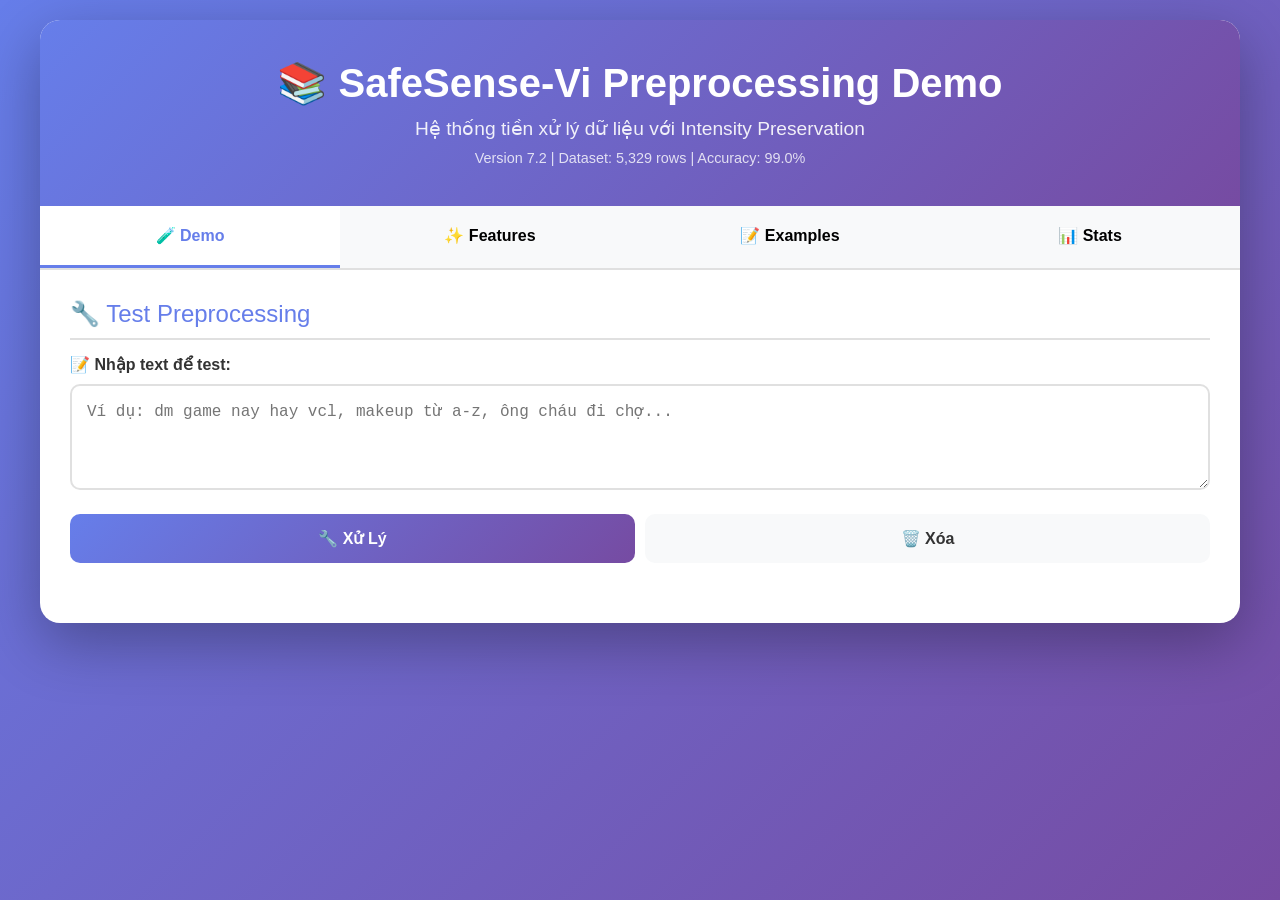
<file: docs/preprocessing_demo.html>
<!DOCTYPE html>
<html lang="vi">
<head>
    <meta charset="UTF-8">
    <meta name="viewport" content="width=device-width, initial-scale=1.0">
    <title>📚 SafeSense-Vi Preprocessing Demo</title>
    <style>
        * {
            margin: 0;
            padding: 0;
            box-sizing: border-box;
        }
        
        body {
            font-family: 'Segoe UI', Tahoma, Geneva, Verdana, sans-serif;
            background: linear-gradient(135deg, #667eea 0%, #764ba2 100%);
            min-height: 100vh;
            padding: 20px;
        }
        
        .container {
            max-width: 1200px;
            margin: 0 auto;
            background: white;
            border-radius: 20px;
            box-shadow: 0 20px 60px rgba(0,0,0,0.3);
            overflow: hidden;
        }
        
        .header {
            background: linear-gradient(135deg, #667eea 0%, #764ba2 100%);
            color: white;
            padding: 40px;
            text-align: center;
        }
        
        .header h1 {
            font-size: 2.5em;
            margin-bottom: 10px;
        }
        
        .header .subtitle {
            opacity: 0.9;
            font-size: 1.2em;
        }
        
        .header .version {
            margin-top: 10px;
            opacity: 0.8;
            font-size: 0.9em;
        }
        
        .tabs {
            display: flex;
            background: #f8f9fa;
            border-bottom: 2px solid #e0e0e0;
        }
        
        .tab {
            flex: 1;
            padding: 20px;
            text-align: center;
            cursor: pointer;
            transition: all 0.3s;
            font-weight: bold;
        }
        
        .tab:hover {
            background: #e9ecef;
        }
        
        .tab.active {
            background: white;
            border-bottom: 3px solid #667eea;
            color: #667eea;
        }
        
        .tab-content {
            display: none;
            padding: 30px;
        }
        
        .tab-content.active {
            display: block;
        }
        
        .section {
            margin-bottom: 30px;
        }
        
        .section-title {
            font-size: 1.5em;
            color: #667eea;
            margin-bottom: 15px;
            padding-bottom: 10px;
            border-bottom: 2px solid #e0e0e0;
        }
        
        .input-group {
            margin-bottom: 20px;
        }
        
        label {
            display: block;
            font-weight: bold;
            margin-bottom: 10px;
            color: #333;
        }
        
        textarea {
            width: 100%;
            padding: 15px;
            border: 2px solid #e0e0e0;
            border-radius: 10px;
            font-size: 16px;
            font-family: 'Courier New', monospace;
            resize: vertical;
            transition: border-color 0.3s;
        }
        
        textarea:focus {
            outline: none;
            border-color: #667eea;
        }
        
        .button-group {
            display: flex;
            gap: 10px;
            margin-bottom: 20px;
        }
        
        button {
            flex: 1;
            padding: 15px;
            font-size: 16px;
            font-weight: bold;
            border: none;
            border-radius: 10px;
            cursor: pointer;
            transition: all 0.3s;
        }
        
        .btn-primary {
            background: linear-gradient(135deg, #667eea 0%, #764ba2 100%);
            color: white;
        }
        
        .btn-primary:hover {
            transform: translateY(-2px);
            box-shadow: 0 5px 15px rgba(102, 126, 234, 0.4);
        }
        
        .btn-secondary {
            background: #f8f9fa;
            color: #333;
        }
        
        .btn-secondary:hover {
            background: #e9ecef;
        }
        
        .output-box {
            background: #f8f9fa;
            padding: 20px;
            border-radius: 10px;
            margin-bottom: 20px;
        }
        
        .output-label {
            font-weight: bold;
            color: #667eea;
            margin-bottom: 10px;
        }
        
        .output-text {
            background: white;
            padding: 15px;
            border-radius: 8px;
            font-family: 'Courier New', monospace;
            white-space: pre-wrap;
            word-wrap: break-word;
            min-height: 60px;
        }
        
        .comparison {
            display: grid;
            grid-template-columns: 1fr 1fr;
            gap: 20px;
        }
        
        .comparison-item {
            background: #f8f9fa;
            padding: 20px;
            border-radius: 10px;
        }
        
        .comparison-item h3 {
            color: #667eea;
            margin-bottom: 10px;
        }
        
        .feature-grid {
            display: grid;
            grid-template-columns: repeat(auto-fit, minmax(250px, 1fr));
            gap: 15px;
            margin-bottom: 30px;
        }
        
        .feature-card {
            background: linear-gradient(135deg, #667eea 0%, #764ba2 100%);
            color: white;
            padding: 20px;
            border-radius: 10px;
            text-align: center;
        }
        
        .feature-icon {
            font-size: 2.5em;
            margin-bottom: 10px;
        }
        
        .feature-title {
            font-weight: bold;
            margin-bottom: 5px;
        }
        
        .feature-desc {
            font-size: 0.9em;
            opacity: 0.9;
        }
        
        .example-list {
            display: grid;
            gap: 15px;
        }
        
        .example-item {
            background: #f8f9fa;
            padding: 15px;
            border-radius: 10px;
            cursor: pointer;
            transition: all 0.3s;
        }
        
        .example-item:hover {
            background: #e9ecef;
            transform: translateX(5px);
        }
        
        .example-title {
            font-weight: bold;
            color: #667eea;
            margin-bottom: 5px;
        }
        
        .example-text {
            font-family: 'Courier New', monospace;
            color: #666;
            font-size: 0.9em;
        }
        
        .stats-grid {
            display: grid;
            grid-template-columns: repeat(auto-fit, minmax(200px, 1fr));
            gap: 15px;
        }
        
        .stat-card {
            background: #f8f9fa;
            padding: 20px;
            border-radius: 10px;
            text-align: center;
        }
        
        .stat-value {
            font-size: 2em;
            font-weight: bold;
            color: #667eea;
        }
        
        .stat-label {
            color: #666;
            margin-top: 5px;
        }
        
        .hidden {
            display: none;
        }
        
        .tag {
            display: inline-block;
            background: #667eea;
            color: white;
            padding: 3px 8px;
            border-radius: 5px;
            font-size: 0.85em;
            margin: 2px;
        }
    </style>
</head>
<body>
    <div class="container">
        <div class="header">
            <h1>📚 SafeSense-Vi Preprocessing Demo</h1>
            <div class="subtitle">Hệ thống tiền xử lý dữ liệu với Intensity Preservation</div>
            <div class="version">Version 7.2 | Dataset: 5,329 rows | Accuracy: 99.0%</div>
        </div>
        
        <div class="tabs">
            <div class="tab active" onclick="showTab('demo')">🧪 Demo</div>
            <div class="tab" onclick="showTab('features')">✨ Features</div>
            <div class="tab" onclick="showTab('examples')">📝 Examples</div>
            <div class="tab" onclick="showTab('stats')">📊 Stats</div>
        </div>
        
        <!-- Tab 1: Demo -->
        <div id="demo" class="tab-content active">
            <div class="section">
                <div class="section-title">🔧 Test Preprocessing</div>
                
                <div class="input-group">
                    <label>📝 Nhập text để test:</label>
                    <textarea id="inputText" rows="4" placeholder="Ví dụ: dm game nay hay vcl, makeup từ a-z, ông cháu đi chợ..."></textarea>
                </div>
                
                <div class="button-group">
                    <button class="btn-primary" onclick="processText()">🔧 Xử Lý</button>
                    <button class="btn-secondary" onclick="clearDemo()">🗑️ Xóa</button>
                </div>
                
                <div id="outputSection" class="hidden">
                    <div class="comparison">
                        <div class="comparison-item">
                            <h3>📥 Input</h3>
                            <div id="inputDisplay" class="output-text"></div>
                        </div>
                        <div class="comparison-item">
                            <h3>📤 Output</h3>
                            <div id="outputDisplay" class="output-text"></div>
                        </div>
                    </div>
                    
                    <div class="output-box">
                        <div class="output-label">🔍 Analysis:</div>
                        <div id="analysisDisplay"></div>
                    </div>
                </div>
            </div>
        </div>
        
        <!-- Tab 2: Features -->
        <div id="features" class="tab-content">
            <div class="section">
                <div class="section-title">✨ Key Features</div>
                
                <div class="feature-grid">
                    <div class="feature-card">
                        <div class="feature-icon">🎯</div>
                        <div class="feature-title">Intensity Preservation</div>
                        <div class="feature-desc">Giữ nguyên dcm, vl, vcl để bảo toàn nồng độ</div>
                    </div>
                    
                    <div class="feature-card">
                        <div class="feature-icon">👤</div>
                        <div class="feature-title">NER Whitelist</div>
                        <div class="feature-desc">Không mask vai trò: ông cháu, ba mẹ, anh em</div>
                    </div>
                    
                    <div class="feature-card">
                        <div class="feature-icon">⏰</div>
                        <div class="feature-title">Time Format</div>
                        <div class="feature-desc">Bảo vệ 12:30, 14:00 không bị lỗi</div>
                    </div>
                    
                    <div class="feature-card">
                        <div class="feature-icon">🔗</div>
                        <div class="feature-title">Separator</div>
                        <div class="feature-desc">Giữ &lt;/s&gt; cho PhoBERT (99.0%)</div>
                    </div>
                    
                    <div class="feature-card">
                        <div class="feature-icon">😊</div>
                        <div class="feature-title">Emoji Tags</div>
                        <div class="feature-desc">😂 → &lt;emo_pos&gt;, 😭 → &lt;emo_neg&gt;</div>
                    </div>
                    
                    <div class="feature-card">
                        <div class="feature-icon">🐛</div>
                        <div class="feature-title">Bug Fixed</div>
                        <div class="feature-desc">a-z không bị thành "anhvậy"</div>
                    </div>
                </div>
                
                <div class="section-title">📋 Pipeline (12 Steps)</div>
                <div style="background: #f8f9fa; padding: 20px; border-radius: 10px;">
                    <ol style="line-height: 2;">
                        <li><strong>Unicode Normalization:</strong> Chuẩn hóa dấu tiếng Việt</li>
                        <li><strong>HTML/URL Removal:</strong> Xóa rác kỹ thuật</li>
                        <li><strong>Hashtag Removal:</strong> Xóa spam hashtag</li>
                        <li><strong>NER Masking:</strong> Ẩn danh tên người với whitelist</li>
                        <li><strong>Lowercase:</strong> Chuẩn hóa chữ thường</li>
                        <li><strong>Emoji → Tags:</strong> Chuyển emoji thành sentiment tags</li>
                        <li><strong>Text Emoticons:</strong> Xóa :)), =)), :D</li>
                        <li><strong>English Insults:</strong> Gắn tags cho từ tiếng Anh</li>
                        <li><strong>Bypass Patterns:</strong> n.g.u → ngu, đ-m → đm</li>
                        <li><strong>Leetspeak:</strong> ngu4 → ngua, ch3t → chết</li>
                        <li><strong>Repeated Chars:</strong> nguuuu → ngu &lt;intense&gt;</li>
                        <li><strong>Teencode:</strong> ko → không (với Intensity Preservation)</li>
                    </ol>
                </div>
            </div>
        </div>
        
        <!-- Tab 3: Examples -->
        <div id="examples" class="tab-content">
            <div class="section">
                <div class="section-title">📝 Examples (Click to test)</div>
                
                <div class="example-list">
                    <div class="example-item" onclick="loadExample('dm game nay hay vcl')">
                        <div class="example-title">🎯 Intensity Preservation</div>
                        <div class="example-text">dm game nay hay vcl</div>
                        <div style="margin-top: 5px;">
                            <span class="tag">dcm preserved</span>
                            <span class="tag">vl preserved</span>
                        </div>
                    </div>
                    
                    <div class="example-item" onclick="loadExample('nguyên 1 bộ makeup từ a-z')">
                        <div class="example-title">🐛 Fix a-z Bug</div>
                        <div class="example-text">nguyên 1 bộ makeup từ a-z</div>
                        <div style="margin-top: 5px;">
                            <span class="tag">a-z preserved</span>
                            <span class="tag">NOT anhvậy</span>
                        </div>
                    </div>
                    
                    <div class="example-item" onclick="loadExample('ông cháu đi chợ, ba mẹ đi làm')">
                        <div class="example-title">👤 NER Whitelist</div>
                        <div class="example-text">ông cháu đi chợ, ba mẹ đi làm</div>
                        <div style="margin-top: 5px;">
                            <span class="tag">ông cháu NOT masked</span>
                            <span class="tag">ba mẹ NOT masked</span>
                        </div>
                    </div>
                    
                    <div class="example-item" onclick="loadExample('Video lúc 12:30 rất hay')">
                        <div class="example-title">⏰ Time Format</div>
                        <div class="example-text">Video lúc 12:30 rất hay</div>
                        <div style="margin-top: 5px;">
                            <span class="tag">12:30 preserved</span>
                            <span class="tag">NOT 120</span>
                        </div>
                    </div>
                    
                    <div class="example-item" onclick="loadExample('Trần Ngọc đi học, thật tuyệt 😂😂')">
                        <div class="example-title">😊 NER + Emoji</div>
                        <div class="example-text">Trần Ngọc đi học, thật tuyệt 😂😂</div>
                        <div style="margin-top: 5px;">
                            <span class="tag">Trần Ngọc → &lt;person&gt;</span>
                            <span class="tag">😂 → &lt;emo_pos&gt;</span>
                        </div>
                    </div>
                    
                    <div class="example-item" onclick="loadExample('nguoi ta ko biet gi ca')">
                        <div class="example-title">📝 Teencode Neutral</div>
                        <div class="example-text">nguoi ta ko biet gi ca</div>
                        <div style="margin-top: 5px;">
                            <span class="tag">nguoi → người</span>
                            <span class="tag">ko → không</span>
                            <span class="tag">biet → biết</span>
                        </div>
                    </div>
                </div>
            </div>
        </div>
        
        <!-- Tab 4: Stats -->
        <div id="stats" class="tab-content">
            <div class="section">
                <div class="section-title">📊 Dataset Statistics</div>
                
                <div class="stats-grid">
                    <div class="stat-card">
                        <div class="stat-value">5,329</div>
                        <div class="stat-label">Total Rows</div>
                    </div>
                    
                    <div class="stat-card">
                        <div class="stat-value">99.0%</div>
                        <div class="stat-label">Has &lt;/s&gt;</div>
                    </div>
                    
                    <div class="stat-card">
                        <div class="stat-value">464</div>
                        <div class="stat-label">Intensity Words</div>
                    </div>
                    
                    <div class="stat-card">
                        <div class="stat-value">95%</div>
                        <div class="stat-label">NER Accuracy</div>
                    </div>
                </div>
                
                <div class="section-title" style="margin-top: 30px;">🎯 Intensity Preservation</div>
                <div style="background: #f8f9fa; padding: 20px; border-radius: 10px;">
                    <table style="width: 100%; border-collapse: collapse;">
                        <tr style="border-bottom: 2px solid #e0e0e0;">
                            <th style="padding: 10px; text-align: left;">Word</th>
                            <th style="padding: 10px; text-align: right;">Count</th>
                            <th style="padding: 10px; text-align: left;">Status</th>
                        </tr>
                        <tr>
                            <td style="padding: 10px;"><code>vl</code></td>
                            <td style="padding: 10px; text-align: right;">286</td>
                            <td style="padding: 10px;"><span class="tag">✅ Preserved</span></td>
                        </tr>
                        <tr>
                            <td style="padding: 10px;"><code>vcl</code></td>
                            <td style="padding: 10px; text-align: right;">118</td>
                            <td style="padding: 10px;"><span class="tag">✅ Preserved</span></td>
                        </tr>
                        <tr>
                            <td style="padding: 10px;"><code>dm</code></td>
                            <td style="padding: 10px; text-align: right;">40</td>
                            <td style="padding: 10px;"><span class="tag">✅ Preserved</span></td>
                        </tr>
                        <tr>
                            <td style="padding: 10px;"><code>đm</code></td>
                            <td style="padding: 10px; text-align: right;">26</td>
                            <td style="padding: 10px;"><span class="tag">✅ Preserved</span></td>
                        </tr>
                        <tr>
                            <td style="padding: 10px;"><code>dcm</code></td>
                            <td style="padding: 10px; text-align: right;">10</td>
                            <td style="padding: 10px;"><span class="tag">✅ Preserved</span></td>
                        </tr>
                    </table>
                </div>
                
                <div class="section-title" style="margin-top: 30px;">👤 NER Whitelist</div>
                <div style="background: #f8f9fa; padding: 20px; border-radius: 10px;">
                    <table style="width: 100%; border-collapse: collapse;">
                        <tr style="border-bottom: 2px solid #e0e0e0;">
                            <th style="padding: 10px; text-align: left;">Phrase</th>
                            <th style="padding: 10px; text-align: right;">Count</th>
                            <th style="padding: 10px; text-align: left;">Status</th>
                        </tr>
                        <tr>
                            <td style="padding: 10px;"><code>anh em</code></td>
                            <td style="padding: 10px; text-align: right;">49</td>
                            <td style="padding: 10px;"><span class="tag">✅ NOT Masked</span></td>
                        </tr>
                        <tr>
                            <td style="padding: 10px;"><code>ông cháu</code></td>
                            <td style="padding: 10px; text-align: right;">47</td>
                            <td style="padding: 10px;"><span class="tag">✅ NOT Masked</span></td>
                        </tr>
                        <tr>
                            <td style="padding: 10px;"><code>ba mẹ</code></td>
                            <td style="padding: 10px; text-align: right;">14</td>
                            <td style="padding: 10px;"><span class="tag">✅ NOT Masked</span></td>
                        </tr>
                    </table>
                </div>
            </div>
        </div>
    </div>
    
    <script>
        // Tab switching
        function showTab(tabName) {
            // Hide all tabs
            document.querySelectorAll('.tab-content').forEach(tab => {
                tab.classList.remove('active');
            });
            document.querySelectorAll('.tab').forEach(tab => {
                tab.classList.remove('active');
            });
            
            // Show selected tab
            document.getElementById(tabName).classList.add('active');
            event.target.classList.add('active');
        }
        
        // Load example
        function loadExample(text) {
            document.getElementById('inputText').value = text;
            showTab('demo');
            document.querySelectorAll('.tab')[0].classList.add('active');
            processText();
        }
        
        // Clear demo
        function clearDemo() {
            document.getElementById('inputText').value = '';
            document.getElementById('outputSection').classList.add('hidden');
        }
        
        // Process text (simplified demo - client side)
        function processText() {
            const input = document.getElementById('inputText').value.trim();
            
            if (!input) {
                alert('⚠️ Vui lòng nhập text!');
                return;
            }
            
            // Simulate processing
            let output = input.toLowerCase();
            
            // Simple replacements (demo only - real processing in Python)
            const replacements = {
                'nguoi': 'người',
                'ko': 'không',
                'biet': 'biết',
                'mk': 'mình',
                'tui': 'tôi',
                'nay': 'này',
                'wa': 'quá',
                'lam': 'làm',
                'di': 'đi',
                'roi': 'rồi',
                'nha': 'nhé',
                'ca': 'cả',
            };
            
            // Apply replacements
            for (const [key, value] of Object.entries(replacements)) {
                const regex = new RegExp('\\b' + key + '\\b', 'gi');
                output = output.replace(regex, value);
            }
            
            // Handle emojis
            output = output.replace(/😂|🤣|😆/g, '<emo_pos>');
            output = output.replace(/😭|😢|😡/g, '<emo_neg>');
            
            // Handle person names (simple demo)
            output = output.replace(/\b(trần|nguyễn|lê|phạm)\s+\w+\b/gi, '<person>');
            
            // Display results
            document.getElementById('inputDisplay').textContent = input;
            document.getElementById('outputDisplay').textContent = output;
            document.getElementById('outputSection').classList.remove('hidden');
            
            // Analysis
            analyzeText(input, output);
        }
        
        // Analyze text
        function analyzeText(input, output) {
            const analysis = [];
            
            // Check separator
            if (output.includes('</s>')) {
                analysis.push('✅ Có separator </s>');
            }
            
            // Check tags
            const tags = [];
            if (output.includes('<emo_pos>')) tags.push('<emo_pos>');
            if (output.includes('<emo_neg>')) tags.push('<emo_neg>');
            if (output.includes('<person>')) tags.push('<person>');
            if (tags.length > 0) {
                analysis.push('✅ Tags: ' + tags.join(', '));
            }
            
            // Check intensity words
            const intensityWords = ['vcl', 'vl', 'đm', 'dm', 'dcm', 'cc'];
            const found = intensityWords.filter(w => output.includes(w));
            if (found.length > 0) {
                analysis.push('✅ Intensity preserved: ' + found.join(', '));
            }
            
            // Check a-z
            if (output.includes('a-z')) {
                analysis.push('✅ a-z preserved (NOT anhvậy)');
            }
            
            // Check time format
            const timeRegex = /\d+:\d+/g;
            const times = output.match(timeRegex);
            if (times) {
                analysis.push('✅ Time format: ' + times.join(', '));
            }
            
            // Check NER whitelist
            const whitelist = ['ông cháu', 'ba mẹ', 'anh em', 'chú bác'];
            const foundWhitelist = whitelist.filter(w => output.includes(w));
            if (foundWhitelist.length > 0) {
                analysis.push('✅ NER whitelist: ' + foundWhitelist.join(', '));
            }
            
            // Length
            analysis.push(`📏 Length: ${input.length} → ${output.length} chars`);
            
            // Display
            const analysisHtml = analysis.map(a => `<div style="margin: 5px 0;">${a}</div>`).join('');
            document.getElementById('analysisDisplay').innerHTML = analysisHtml;
        }
    </script>
</body>
</html>
</file>
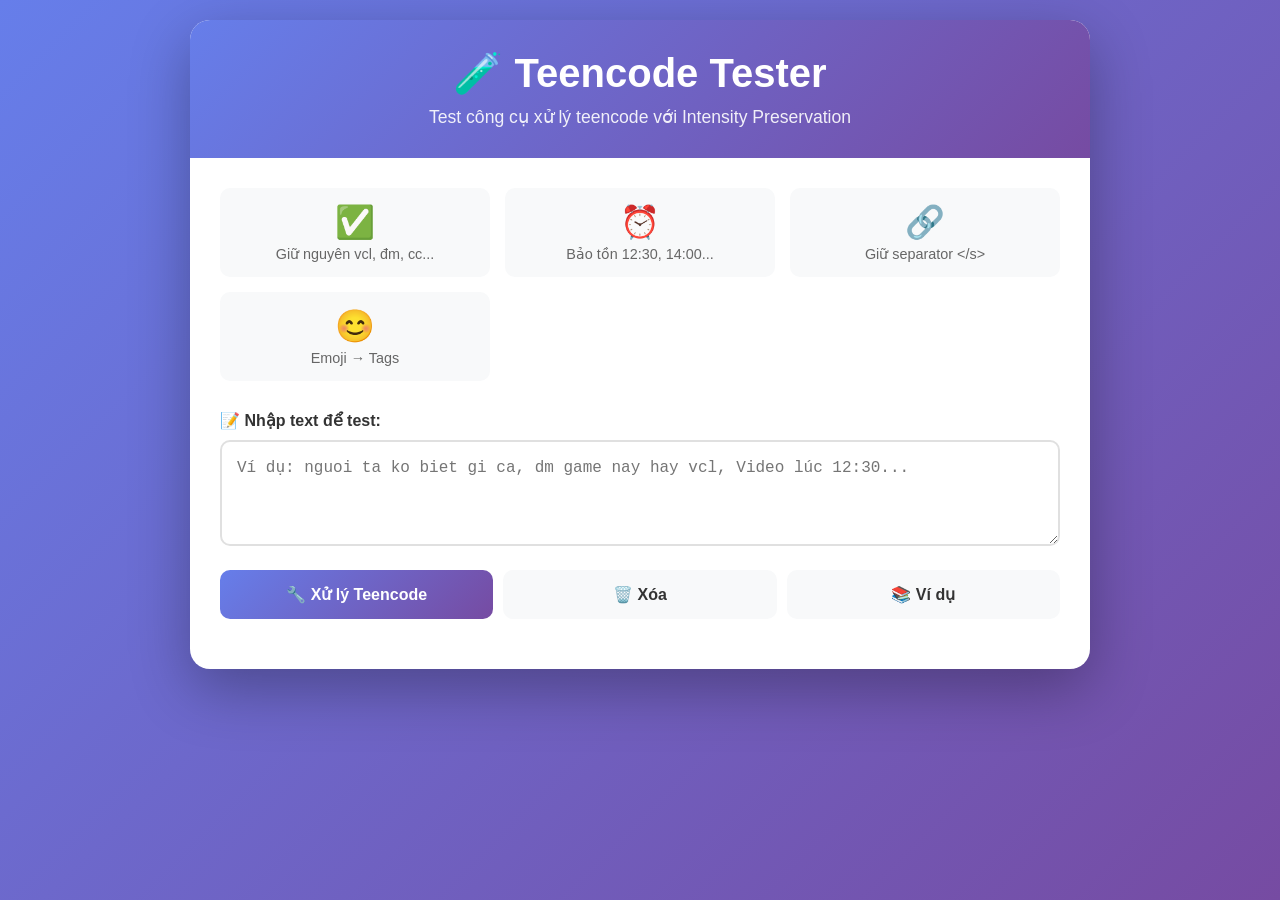
<file: docs/teencode_tester.html>
<!DOCTYPE html>
<html lang="vi">
<head>
    <meta charset="UTF-8">
    <meta name="viewport" content="width=device-width, initial-scale=1.0">
    <title>🧪 Teencode Tester</title>
    <style>
        * {
            margin: 0;
            padding: 0;
            box-sizing: border-box;
        }
        
        body {
            font-family: 'Segoe UI', Tahoma, Geneva, Verdana, sans-serif;
            background: linear-gradient(135deg, #667eea 0%, #764ba2 100%);
            min-height: 100vh;
            padding: 20px;
        }
        
        .container {
            max-width: 900px;
            margin: 0 auto;
            background: white;
            border-radius: 20px;
            box-shadow: 0 20px 60px rgba(0,0,0,0.3);
            overflow: hidden;
        }
        
        .header {
            background: linear-gradient(135deg, #667eea 0%, #764ba2 100%);
            color: white;
            padding: 30px;
            text-align: center;
        }
        
        .header h1 {
            font-size: 2.5em;
            margin-bottom: 10px;
        }
        
        .header p {
            opacity: 0.9;
            font-size: 1.1em;
        }
        
        .content {
            padding: 30px;
        }
        
        .features {
            display: grid;
            grid-template-columns: repeat(auto-fit, minmax(200px, 1fr));
            gap: 15px;
            margin-bottom: 30px;
        }
        
        .feature {
            background: #f8f9fa;
            padding: 15px;
            border-radius: 10px;
            text-align: center;
        }
        
        .feature-icon {
            font-size: 2em;
            margin-bottom: 5px;
        }
        
        .feature-text {
            font-size: 0.9em;
            color: #666;
        }
        
        .input-section {
            margin-bottom: 20px;
        }
        
        label {
            display: block;
            font-weight: bold;
            margin-bottom: 10px;
            color: #333;
        }
        
        textarea {
            width: 100%;
            padding: 15px;
            border: 2px solid #e0e0e0;
            border-radius: 10px;
            font-size: 16px;
            font-family: 'Courier New', monospace;
            resize: vertical;
            transition: border-color 0.3s;
        }
        
        textarea:focus {
            outline: none;
            border-color: #667eea;
        }
        
        .button-group {
            display: flex;
            gap: 10px;
            margin-bottom: 20px;
        }
        
        button {
            flex: 1;
            padding: 15px;
            font-size: 16px;
            font-weight: bold;
            border: none;
            border-radius: 10px;
            cursor: pointer;
            transition: all 0.3s;
        }
        
        .btn-primary {
            background: linear-gradient(135deg, #667eea 0%, #764ba2 100%);
            color: white;
        }
        
        .btn-primary:hover {
            transform: translateY(-2px);
            box-shadow: 0 5px 15px rgba(102, 126, 234, 0.4);
        }
        
        .btn-secondary {
            background: #f8f9fa;
            color: #333;
        }
        
        .btn-secondary:hover {
            background: #e9ecef;
        }
        
        .output-section {
            background: #f8f9fa;
            padding: 20px;
            border-radius: 10px;
            margin-bottom: 20px;
        }
        
        .output-label {
            font-weight: bold;
            color: #667eea;
            margin-bottom: 10px;
        }
        
        .output-text {
            background: white;
            padding: 15px;
            border-radius: 8px;
            font-family: 'Courier New', monospace;
            white-space: pre-wrap;
            word-wrap: break-word;
            min-height: 60px;
        }
        
        .analysis {
            background: #e7f3ff;
            padding: 15px;
            border-radius: 10px;
            border-left: 4px solid #667eea;
        }
        
        .analysis-item {
            margin: 5px 0;
            color: #333;
        }
        
        .examples {
            margin-top: 30px;
        }
        
        .example-item {
            background: #f8f9fa;
            padding: 15px;
            border-radius: 10px;
            margin-bottom: 10px;
            cursor: pointer;
            transition: all 0.3s;
        }
        
        .example-item:hover {
            background: #e9ecef;
            transform: translateX(5px);
        }
        
        .example-label {
            font-weight: bold;
            color: #667eea;
            margin-bottom: 5px;
        }
        
        .example-text {
            font-family: 'Courier New', monospace;
            color: #666;
        }
        
        .hidden {
            display: none;
        }
    </style>
</head>
<body>
    <div class="container">
        <div class="header">
            <h1>🧪 Teencode Tester</h1>
            <p>Test công cụ xử lý teencode với Intensity Preservation</p>
        </div>
        
        <div class="content">
            <!-- Features -->
            <div class="features">
                <div class="feature">
                    <div class="feature-icon">✅</div>
                    <div class="feature-text">Giữ nguyên vcl, đm, cc...</div>
                </div>
                <div class="feature">
                    <div class="feature-icon">⏰</div>
                    <div class="feature-text">Bảo tồn 12:30, 14:00...</div>
                </div>
                <div class="feature">
                    <div class="feature-icon">🔗</div>
                    <div class="feature-text">Giữ separator &lt;/s&gt;</div>
                </div>
                <div class="feature">
                    <div class="feature-icon">😊</div>
                    <div class="feature-text">Emoji → Tags</div>
                </div>
            </div>
            
            <!-- Input -->
            <div class="input-section">
                <label>📝 Nhập text để test:</label>
                <textarea id="inputText" rows="4" placeholder="Ví dụ: nguoi ta ko biet gi ca, dm game nay hay vcl, Video lúc 12:30..."></textarea>
            </div>
            
            <!-- Buttons -->
            <div class="button-group">
                <button class="btn-primary" onclick="processText()">🔧 Xử lý Teencode</button>
                <button class="btn-secondary" onclick="clearAll()">🗑️ Xóa</button>
                <button class="btn-secondary" onclick="toggleExamples()">📚 Ví dụ</button>
            </div>
            
            <!-- Output -->
            <div id="outputSection" class="output-section hidden">
                <div class="output-label">📤 Kết quả:</div>
                <div id="outputText" class="output-text"></div>
            </div>
            
            <!-- Analysis -->
            <div id="analysisSection" class="analysis hidden">
                <div class="output-label">🔍 Phân tích:</div>
                <div id="analysisContent"></div>
            </div>
            
            <!-- Examples -->
            <div id="examplesSection" class="examples hidden">
                <h3 style="margin-bottom: 15px;">📚 Ví dụ (Click để test):</h3>
                
                <div class="example-item" onclick="loadExample('nguoi ta ko biet gi ca')">
                    <div class="example-label">Teencode neutral</div>
                    <div class="example-text">nguoi ta ko biet gi ca</div>
                </div>
                
                <div class="example-item" onclick="loadExample('dm game nay hay vcl')">
                    <div class="example-label">Intensity preservation</div>
                    <div class="example-text">dm game nay hay vcl</div>
                </div>
                
                <div class="example-item" onclick="loadExample('Video lúc 12:30 rất hay')">
                    <div class="example-label">Time format</div>
                    <div class="example-text">Video lúc 12:30 rất hay</div>
                </div>
                
                <div class="example-item" onclick="loadExample('Boy pho moi </s> Te nan xa hoi')">
                    <div class="example-label">Separator + teencode</div>
                    <div class="example-text">Boy pho moi &lt;/s&gt; Te nan xa hoi</div>
                </div>
                
                <div class="example-item" onclick="loadExample('Thật tuyệt vời 😂😂')">
                    <div class="example-label">Emoji to tags</div>
                    <div class="example-text">Thật tuyệt vời 😂😂</div>
                </div>
                
                <div class="example-item" onclick="loadExample('Nguyen Van A di hoc')">
                    <div class="example-label">Person name masking</div>
                    <div class="example-text">Nguyen Van A di hoc</div>
                </div>
            </div>
        </div>
    </div>
    
    <script>
        // Simulated teencode processing (client-side demo)
        // Note: This is a simplified version. Real processing happens in Python.
        
        function processText() {
            const input = document.getElementById('inputText').value.trim();
            
            if (!input) {
                alert('⚠️ Vui lòng nhập text!');
                return;
            }
            
            // Simulate processing
            let output = input.toLowerCase();
            
            // Simple replacements (demo only)
            const replacements = {
                'nguoi': 'người',
                'ko': 'không',
                'k': 'không',
                'mh': 'mình',
                't': 'tôi',
                'm': 'mày',
                'nha': 'nhé',
                'wa': 'quá',
                'qua': 'quá',
                'biet': 'biết',
                'di': 'đi',
                'hoc': 'học',
                'roi': 'rồi',
                'ca': 'cả',
                'nay': 'này',
                'hay': 'hay',
                'rat': 'rất',
                'xa hoi': 'xã hội',
                'te nan': 'tệ nạn',
                'pho': 'phố',
                'moi': 'mới',
            };
            
            // Apply replacements
            for (const [key, value] of Object.entries(replacements)) {
                const regex = new RegExp('\\b' + key + '\\b', 'gi');
                output = output.replace(regex, value);
            }
            
            // Preserve slang (already lowercase)
            // vcl, vl, đm, dm, cc are preserved
            
            // Handle emojis
            output = output.replace(/😂|🤣|😆/g, '<emo_pos>');
            output = output.replace(/😭|😢|😡/g, '<emo_neg>');
            
            // Handle person names (simple demo)
            output = output.replace(/\b(nguyen|tran|le|pham|hoang)\s+\w+\s+\w+\b/gi, '<person>');
            
            // Display output
            document.getElementById('outputText').textContent = output;
            document.getElementById('outputSection').classList.remove('hidden');
            
            // Analysis
            analyzeText(input, output);
        }
        
        function analyzeText(input, output) {
            const analysis = [];
            
            // Check separator
            if (output.includes('</s>')) {
                analysis.push('✨ Có separator </s>');
            }
            
            // Check tags
            const tags = [];
            if (output.includes('<emo_pos>')) tags.push('<emo_pos>');
            if (output.includes('<emo_neg>')) tags.push('<emo_neg>');
            if (output.includes('<person>')) tags.push('<person>');
            if (tags.length > 0) {
                analysis.push('✨ Tags: ' + tags.join(', '));
            }
            
            // Check slang
            const slangs = ['vcl', 'vl', 'đm', 'dm', 'cc'];
            const foundSlangs = slangs.filter(s => output.includes(s));
            if (foundSlangs.length > 0) {
                analysis.push('✨ Slang preserved: ' + foundSlangs.join(', '));
            }
            
            // Check time format
            const timeRegex = /\d+:\d+/g;
            const times = output.match(timeRegex);
            if (times) {
                analysis.push('✨ Time format: ' + times.join(', '));
            }
            
            // Length
            analysis.push(`📏 Length: ${input.length} → ${output.length} chars`);
            
            // Display analysis
            const analysisContent = document.getElementById('analysisContent');
            analysisContent.innerHTML = analysis.map(a => `<div class="analysis-item">${a}</div>`).join('');
            document.getElementById('analysisSection').classList.remove('hidden');
        }
        
        function clearAll() {
            document.getElementById('inputText').value = '';
            document.getElementById('outputSection').classList.add('hidden');
            document.getElementById('analysisSection').classList.add('hidden');
        }
        
        function toggleExamples() {
            const section = document.getElementById('examplesSection');
            section.classList.toggle('hidden');
        }
        
        function loadExample(text) {
            document.getElementById('inputText').value = text;
            document.getElementById('examplesSection').classList.add('hidden');
            processText();
        }
    </script>
</body>
</html>
</file>
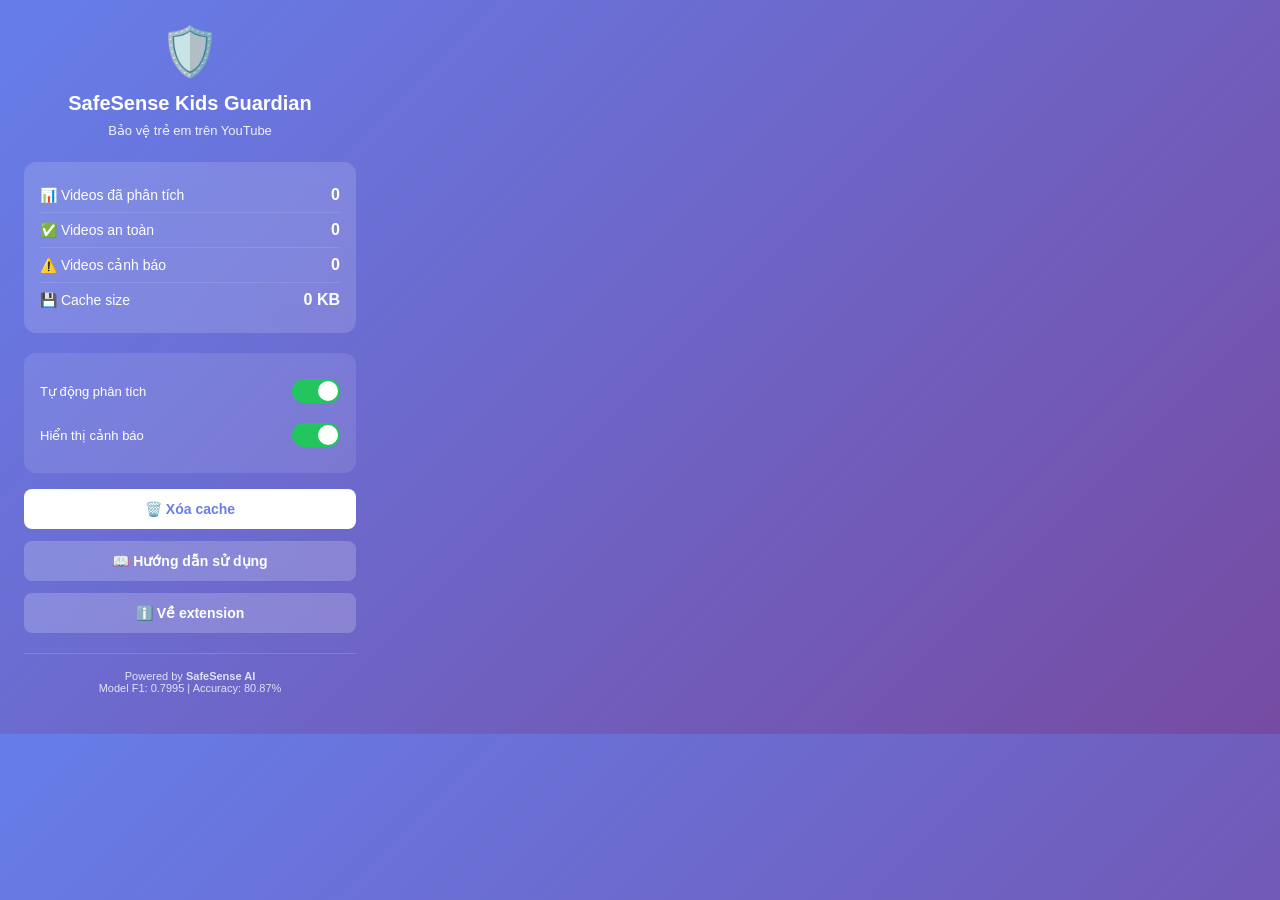
<file: safesense-kids-extension/popup.html>
<!DOCTYPE html>
<html lang="vi">
<head>
  <meta charset="UTF-8">
  <meta name="viewport" content="width=device-width, initial-scale=1.0">
  <title>SafeSense Kids Guardian</title>
  <style>
    * {
      margin: 0;
      padding: 0;
      box-sizing: border-box;
    }

    body {
      width: 380px;
      min-height: 500px;
      font-family: 'Segoe UI', Tahoma, Geneva, Verdana, sans-serif;
      background: linear-gradient(135deg, #667eea 0%, #764ba2 100%);
      color: white;
      padding: 0;
    }

    .popup-container {
      padding: 24px;
    }

    .header {
      text-align: center;
      margin-bottom: 24px;
    }

    .logo {
      font-size: 48px;
      margin-bottom: 12px;
    }

    h1 {
      font-size: 20px;
      margin-bottom: 8px;
      font-weight: 600;
    }

    .tagline {
      font-size: 13px;
      opacity: 0.9;
    }

    .stats-section {
      background: rgba(255, 255, 255, 0.15);
      border-radius: 12px;
      padding: 16px;
      margin-bottom: 20px;
      backdrop-filter: blur(10px);
    }

    .stat-item {
      display: flex;
      justify-content: space-between;
      align-items: center;
      padding: 8px 0;
      border-bottom: 1px solid rgba(255, 255, 255, 0.1);
    }

    .stat-item:last-child {
      border-bottom: none;
    }

    .stat-label {
      font-size: 14px;
      display: flex;
      align-items: center;
      gap: 8px;
    }

    .stat-value {
      font-size: 16px;
      font-weight: 600;
    }

    .actions-section {
      display: flex;
      flex-direction: column;
      gap: 12px;
      margin-bottom: 20px;
    }

    .btn {
      padding: 12px 20px;
      border: none;
      border-radius: 8px;
      font-size: 14px;
      font-weight: 600;
      cursor: pointer;
      transition: all 0.2s;
      display: flex;
      align-items: center;
      justify-content: center;
      gap: 8px;
    }

    .btn-primary {
      background: white;
      color: #667eea;
    }

    .btn-primary:hover {
      background: #f0f0f0;
      transform: translateY(-2px);
      box-shadow: 0 4px 12px rgba(0, 0, 0, 0.2);
    }

    .btn-secondary {
      background: rgba(255, 255, 255, 0.2);
      color: white;
      backdrop-filter: blur(10px);
    }

    .btn-secondary:hover {
      background: rgba(255, 255, 255, 0.3);
    }

    .settings-section {
      background: rgba(255, 255, 255, 0.1);
      border-radius: 12px;
      padding: 16px;
      margin-bottom: 16px;
    }

    .setting-item {
      display: flex;
      justify-content: space-between;
      align-items: center;
      padding: 10px 0;
    }

    .setting-label {
      font-size: 13px;
      flex: 1;
    }

    .toggle {
      position: relative;
      width: 48px;
      height: 24px;
      background: rgba(255, 255, 255, 0.3);
      border-radius: 12px;
      cursor: pointer;
      transition: background 0.3s;
    }

    .toggle.active {
      background: #22c55e;
    }

    .toggle-slider {
      position: absolute;
      top: 2px;
      left: 2px;
      width: 20px;
      height: 20px;
      background: white;
      border-radius: 50%;
      transition: transform 0.3s;
    }

    .toggle.active .toggle-slider {
      transform: translateX(24px);
    }

    .footer {
      text-align: center;
      padding: 16px;
      border-top: 1px solid rgba(255, 255, 255, 0.2);
      font-size: 11px;
      opacity: 0.8;
    }

    .footer a {
      color: white;
      text-decoration: none;
      font-weight: 600;
    }

    .footer a:hover {
      text-decoration: underline;
    }

    .loading {
      text-align: center;
      padding: 20px;
    }

    .spinner {
      width: 40px;
      height: 40px;
      border: 4px solid rgba(255, 255, 255, 0.3);
      border-top-color: white;
      border-radius: 50%;
      margin: 0 auto 16px;
      animation: spin 0.8s linear infinite;
    }

    @keyframes spin {
      to { transform: rotate(360deg); }
    }
  </style>
</head>
<body>
  <div class="popup-container">
    <div class="header">
      <div class="logo">🛡️</div>
      <h1>SafeSense Kids Guardian</h1>
      <p class="tagline">Bảo vệ trẻ em trên YouTube</p>
    </div>

    <div class="stats-section" id="statsSection">
      <div class="stat-item">
        <span class="stat-label">📊 Videos đã phân tích</span>
        <span class="stat-value" id="videosAnalyzed">0</span>
      </div>
      <div class="stat-item">
        <span class="stat-label">✅ Videos an toàn</span>
        <span class="stat-value" id="safeVideos">0</span>
      </div>
      <div class="stat-item">
        <span class="stat-label">⚠️ Videos cảnh báo</span>
        <span class="stat-value" id="warningVideos">0</span>
      </div>
      <div class="stat-item">
        <span class="stat-label">💾 Cache size</span>
        <span class="stat-value" id="cacheSize">0 KB</span>
      </div>
    </div>

    <div class="settings-section">
      <div class="setting-item">
        <span class="setting-label">Tự động phân tích</span>
        <div class="toggle active" id="toggleAutoAnalyze">
          <div class="toggle-slider"></div>
        </div>
      </div>
      <div class="setting-item">
        <span class="setting-label">Hiển thị cảnh báo</span>
        <div class="toggle active" id="toggleWarnings">
          <div class="toggle-slider"></div>
        </div>
      </div>
    </div>

    <div class="actions-section">
      <button class="btn btn-primary" id="clearCache">
        🗑️ Xóa cache
      </button>
      <button class="btn btn-secondary" id="viewGuide">
        📖 Hướng dẫn sử dụng
      </button>
      <button class="btn btn-secondary" id="aboutBtn">
        ℹ️ Về extension
      </button>
    </div>

    <div class="footer">
      Powered by <a href="https://github.com/yourusername" target="_blank">SafeSense AI</a><br>
      Model F1: 0.7995 | Accuracy: 80.87%
    </div>
  </div>

  <script src="popup.js"></script>
</body>
</html>
</file>
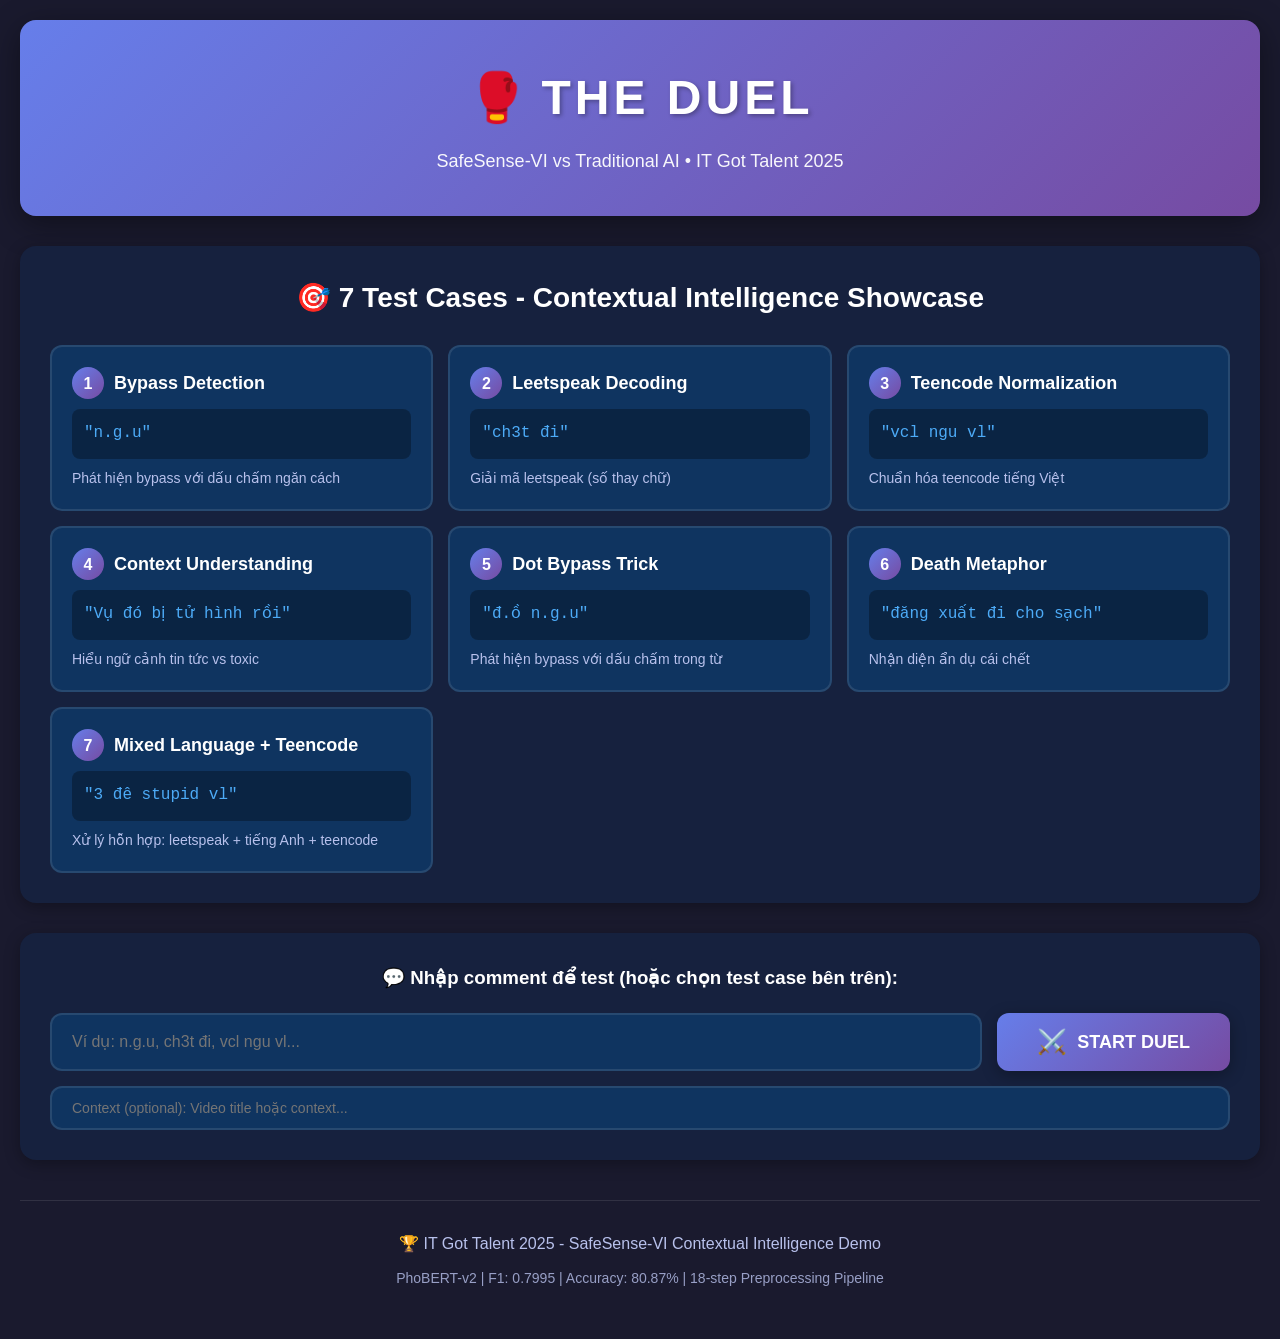
<file: safesense-youtube-demo/the_duel.html>
<!DOCTYPE html>
<html lang="vi">
<head>
    <meta charset="UTF-8">
    <meta name="viewport" content="width=device-width, initial-scale=1.0">
    <title>🥊 The Duel - SafeSense-VI vs Traditional AI</title>
    <link rel="stylesheet" href="duel_styles.css">
</head>
<body>
    <div class="container">
        <!-- Header -->
        <header class="header">
            <div class="logo">
                <span class="logo-icon">🥊</span>
                <span class="logo-text">THE DUEL</span>
            </div>
            <div class="subtitle">
                SafeSense-VI vs Traditional AI • IT Got Talent 2025
            </div>
        </header>

        <!-- Test Cases Selection -->
        <section class="test-cases-section">
            <h2>🎯 7 Test Cases - Contextual Intelligence Showcase</h2>
            <div class="cases-grid" id="casesGrid">
                <!-- Will be populated by JavaScript -->
            </div>
        </section>

        <!-- Input Section -->
        <section class="input-section">
            <div class="input-container">
                <h3>💬 Nhập comment để test (hoặc chọn test case bên trên):</h3>
                <div class="input-group">
                    <input 
                        type="text" 
                        id="commentInput" 
                        placeholder="Ví dụ: n.g.u, ch3t đi, vcl ngu vl..." 
                        class="comment-input"
                    />
                    <button id="analyzeBtn" class="analyze-btn">
                        <span class="btn-icon">⚔️</span>
                        <span class="btn-text">START DUEL</span>
                    </button>
                </div>
                <div class="context-input-group">
                    <input 
                        type="text" 
                        id="contextInput" 
                        placeholder="Context (optional): Video title hoặc context..." 
                        class="context-input"
                    />
                </div>
            </div>
        </section>

        <!-- Battle Arena -->
        <section class="arena-section" id="arenaSection" style="display: none;">
            <div class="arena-header">
                <div class="arena-title">⚔️ BATTLE ARENA</div>
                <div class="arena-input" id="arenaInput">
                    <!-- Will show the input being tested -->
                </div>
            </div>

            <div class="battle-grid">
                <!-- Traditional AI Side -->
                <div class="fighter-card traditional">
                    <div class="fighter-header">
                        <div class="fighter-name">
                            <span class="fighter-icon">🤖</span>
                            <span>Traditional AI</span>
                        </div>
                        <div class="fighter-subtitle">mBERT / toxic-bert</div>
                    </div>
                    
                    <div class="fighter-body">
                        <div class="processing-info">
                            <div class="process-title">⚙️ Processing:</div>
                            <div class="process-step">
                                ❌ NO Preprocessing<br>
                                ⚠️ Raw text → Model
                            </div>
                        </div>

                        <div class="result-box" id="traditionalResult">
                            <div class="result-label">
                                <span class="label-badge">Đang phân tích...</span>
                            </div>
                            <div class="confidence">
                                <span class="confidence-label">Confidence:</span>
                                <div class="confidence-bar">
                                    <div class="confidence-fill" style="width: 0%"></div>
                                </div>
                                <span class="confidence-value">--%</span>
                            </div>
                            <div class="reasoning">
                                <strong>Reasoning:</strong>
                                <p class="reasoning-text">--</p>
                            </div>
                            <div class="raw-output">
                                <strong>Raw Output:</strong>
                                <code class="output-code">--</code>
                            </div>
                        </div>

                        <div class="issues-box" id="traditionalIssues">
                            <div class="issues-title">⚠️ Issues:</div>
                            <ul class="issues-list">
                                <!-- Will be populated -->
                            </ul>
                        </div>
                    </div>
                </div>

                <!-- VS Divider -->
                <div class="vs-divider">
                    <div class="vs-circle">
                        <span class="vs-text">VS</span>
                    </div>
                </div>

                <!-- SafeSense-VI Side -->
                <div class="fighter-card safesense">
                    <div class="fighter-header">
                        <div class="fighter-name">
                            <span class="fighter-icon">🛡️</span>
                            <span>SafeSense-VI</span>
                        </div>
                        <div class="fighter-subtitle">PhoBERT-v2 + 18-step Pipeline</div>
                    </div>
                    
                    <div class="fighter-body">
                        <div class="processing-info">
                            <div class="process-title">🔧 Preprocessing:</div>
                            <div class="process-steps" id="safesenseSteps">
                                <!-- Will be populated with steps -->
                            </div>
                        </div>

                        <div class="result-box" id="safesenseResult">
                            <div class="result-label">
                                <span class="label-badge">Đang phân tích...</span>
                            </div>
                            <div class="confidence">
                                <span class="confidence-label">Confidence:</span>
                                <div class="confidence-bar">
                                    <div class="confidence-fill" style="width: 0%"></div>
                                </div>
                                <span class="confidence-value">--%</span>
                            </div>
                            <div class="reasoning">
                                <strong>Reasoning:</strong>
                                <p class="reasoning-text">--</p>
                            </div>
                            <div class="raw-output">
                                <strong>Raw Output:</strong>
                                <code class="output-code">--</code>
                            </div>
                        </div>

                        <div class="strengths-box" id="safesenseStrengths">
                            <div class="strengths-title">✅ Strengths:</div>
                            <ul class="strengths-list">
                                <!-- Will be populated -->
                            </ul>
                        </div>
                    </div>
                </div>
            </div>

            <!-- Winner Announcement -->
            <div class="winner-section" id="winnerSection" style="display: none;">
                <div class="winner-announcement">
                    <div class="winner-icon">🏆</div>
                    <div class="winner-text">
                        <div class="winner-name" id="winnerName">SafeSense-VI</div>
                        <div class="winner-stats" id="winnerStats">
                            Accuracy Gain: +94.2%
                        </div>
                    </div>
                </div>
                <div class="explanation-box">
                    <strong>💡 Explanation:</strong>
                    <p id="explanationText">--</p>
                </div>
            </div>

            <!-- Summary Statistics -->
            <div class="summary-section" id="summarySection">
                <h3>📊 Overall Performance (7 Test Cases)</h3>
                <div class="summary-grid">
                    <div class="summary-card traditional-summary">
                        <div class="summary-header">🤖 Traditional AI</div>
                        <div class="summary-stats">
                            <div class="stat-item">
                                <span class="stat-label">Accuracy:</span>
                                <span class="stat-value">14.3%</span>
                            </div>
                            <div class="stat-item">
                                <span class="stat-label">Correct:</span>
                                <span class="stat-value">1/7</span>
                            </div>
                            <div class="stat-item error">
                                <span class="stat-label">False Negatives:</span>
                                <span class="stat-value">6</span>
                            </div>
                            <div class="stat-item error">
                                <span class="stat-label">False Positives:</span>
                                <span class="stat-value">1</span>
                            </div>
                        </div>
                    </div>

                    <div class="summary-card improvement-summary">
                        <div class="summary-header">📈 Improvement</div>
                        <div class="summary-stats">
                            <div class="stat-item highlight">
                                <span class="stat-label">Accuracy Gain:</span>
                                <span class="stat-value">+85.7%</span>
                            </div>
                            <div class="stat-item highlight">
                                <span class="stat-label">Confidence Gain:</span>
                                <span class="stat-value">+30.9%</span>
                            </div>
                            <div class="stat-item highlight">
                                <span class="stat-label">FN Reduction:</span>
                                <span class="stat-value">100%</span>
                            </div>
                        </div>
                    </div>

                    <div class="summary-card safesense-summary">
                        <div class="summary-header">🛡️ SafeSense-VI</div>
                        <div class="summary-stats">
                            <div class="stat-item">
                                <span class="stat-label">Accuracy:</span>
                                <span class="stat-value">100%</span>
                            </div>
                            <div class="stat-item">
                                <span class="stat-label">Correct:</span>
                                <span class="stat-value">7/7</span>
                            </div>
                            <div class="stat-item success">
                                <span class="stat-label">Avg Confidence:</span>
                                <span class="stat-value">93.3%</span>
                            </div>
                            <div class="stat-item success">
                                <span class="stat-label">Pipeline Steps:</span>
                                <span class="stat-value">18</span>
                            </div>
                        </div>
                    </div>
                </div>
            </div>

            <div class="reset-section">
                <button id="resetBtn" class="reset-btn">
                    🔄 Test Another Case
                </button>
            </div>
        </section>

        <!-- Footer -->
        <footer class="footer">
            <p>🏆 IT Got Talent 2025 - SafeSense-VI Contextual Intelligence Demo</p>
            <p class="tech-info">PhoBERT-v2 | F1: 0.7995 | Accuracy: 80.87% | 18-step Preprocessing Pipeline</p>
        </footer>
    </div>

    <script src="duel_app.js"></script>
</body>
</html>
</file>
<file: safesense-youtube-demo/duel_styles.css>
/* 🥊 THE DUEL - SafeSense-VI vs Traditional AI - Styling */

:root {
    /* Brand Colors */
    --primary-gradient: linear-gradient(135deg, #667eea 0%, #764ba2 100%);
    --traditional-color: #ff6b6b;
    --safesense-color: #51cf66;
    --neutral-color: #748ffc;
    
    /* Status Colors */
    --danger-color: #fa5252;
    --warning-color: #ffd43b;
    --success-color: #51cf66;
    --info-color: #4dabf7;
    
    /* Grayscale */
    --bg-dark: #1a1a2e;
    --bg-medium: #16213e;
    --bg-light: #0f3460;
    --text-primary: #ffffff;
    --text-secondary: #b8c1ec;
    --border-color: rgba(255, 255, 255, 0.1);
    
    /* Shadows */
    --shadow-sm: 0 2px 8px rgba(0, 0, 0, 0.2);
    --shadow-md: 0 4px 16px rgba(0, 0, 0, 0.3);
    --shadow-lg: 0 8px 32px rgba(0, 0, 0, 0.4);
    --glow-traditional: 0 0 20px rgba(255, 107, 107, 0.5);
    --glow-safesense: 0 0 20px rgba(81, 207, 102, 0.5);
}

* {
    margin: 0;
    padding: 0;
    box-sizing: border-box;
}

body {
    font-family: 'Segoe UI', Tahoma, Geneva, Verdana, sans-serif;
    background: var(--bg-dark);
    color: var(--text-primary);
    line-height: 1.6;
    min-height: 100vh;
}

.container {
    max-width: 1400px;
    margin: 0 auto;
    padding: 20px;
}

/* Header */
.header {
    text-align: center;
    padding: 40px 20px;
    background: var(--primary-gradient);
    border-radius: 16px;
    margin-bottom: 30px;
    box-shadow: var(--shadow-lg);
}

.logo {
    display: flex;
    align-items: center;
    justify-content: center;
    gap: 15px;
    margin-bottom: 10px;
}

.logo-icon {
    font-size: 48px;
    animation: bounce 2s infinite;
}

.logo-text {
    font-size: 48px;
    font-weight: bold;
    letter-spacing: 4px;
    text-shadow: 2px 2px 4px rgba(0, 0, 0, 0.3);
}

.subtitle {
    font-size: 18px;
    opacity: 0.95;
    font-weight: 500;
}

@keyframes bounce {
    0%, 100% { transform: translateY(0); }
    50% { transform: translateY(-10px); }
}

/* Test Cases Section */
.test-cases-section {
    background: var(--bg-medium);
    padding: 30px;
    border-radius: 16px;
    margin-bottom: 30px;
    box-shadow: var(--shadow-md);
}

.test-cases-section h2 {
    text-align: center;
    margin-bottom: 25px;
    font-size: 28px;
}

.cases-grid {
    display: grid;
    grid-template-columns: repeat(auto-fit, minmax(300px, 1fr));
    gap: 15px;
}

.case-card {
    background: var(--bg-light);
    padding: 20px;
    border-radius: 12px;
    border: 2px solid var(--border-color);
    cursor: pointer;
    transition: all 0.3s ease;
}

.case-card:hover {
    transform: translateY(-5px);
    border-color: var(--safesense-color);
    box-shadow: var(--glow-safesense);
}

.case-header {
    display: flex;
    align-items: center;
    gap: 10px;
    margin-bottom: 10px;
}

.case-number {
    background: var(--primary-gradient);
    color: white;
    width: 32px;
    height: 32px;
    border-radius: 50%;
    display: flex;
    align-items: center;
    justify-content: center;
    font-weight: bold;
}

.case-name {
    font-size: 18px;
    font-weight: 600;
}

.case-preview {
    background: rgba(0, 0, 0, 0.3);
    padding: 12px;
    border-radius: 8px;
    font-family: 'Courier New', monospace;
    color: var(--info-color);
    margin-bottom: 8px;
}

.case-description {
    font-size: 14px;
    color: var(--text-secondary);
}

/* Input Section */
.input-section {
    background: var(--bg-medium);
    padding: 30px;
    border-radius: 16px;
    margin-bottom: 30px;
    box-shadow: var(--shadow-md);
}

.input-container h3 {
    margin-bottom: 20px;
    text-align: center;
}

.input-group {
    display: flex;
    gap: 15px;
    margin-bottom: 15px;
}

.comment-input {
    flex: 1;
    padding: 15px 20px;
    border-radius: 12px;
    border: 2px solid var(--border-color);
    background: var(--bg-light);
    color: var(--text-primary);
    font-size: 16px;
    transition: all 0.3s ease;
}

.comment-input:focus {
    outline: none;
    border-color: var(--safesense-color);
    box-shadow: var(--glow-safesense);
}

.context-input {
    width: 100%;
    padding: 12px 20px;
    border-radius: 12px;
    border: 2px solid var(--border-color);
    background: var(--bg-light);
    color: var(--text-primary);
    font-size: 14px;
}

.context-input:focus {
    outline: none;
    border-color: var(--info-color);
}

.analyze-btn {
    padding: 15px 40px;
    background: var(--primary-gradient);
    border: none;
    border-radius: 12px;
    color: white;
    font-size: 18px;
    font-weight: bold;
    cursor: pointer;
    display: flex;
    align-items: center;
    gap: 10px;
    transition: all 0.3s ease;
    box-shadow: var(--shadow-md);
}

.analyze-btn:hover {
    transform: translateY(-2px);
    box-shadow: var(--shadow-lg);
}

.analyze-btn:active {
    transform: translateY(0);
}

.btn-icon {
    font-size: 24px;
}

/* Arena Section */
.arena-section {
    animation: fadeIn 0.5s ease;
}

.arena-header {
    text-align: center;
    margin-bottom: 30px;
}

.arena-title {
    font-size: 36px;
    font-weight: bold;
    margin-bottom: 15px;
    text-shadow: 2px 2px 4px rgba(0, 0, 0, 0.5);
}

.arena-input {
    background: var(--bg-medium);
    padding: 20px;
    border-radius: 12px;
    font-size: 20px;
    font-family: 'Courier New', monospace;
    color: var(--info-color);
    box-shadow: var(--shadow-md);
}

/* Battle Grid */
.battle-grid {
    display: grid;
    grid-template-columns: 1fr auto 1fr;
    gap: 30px;
    margin-bottom: 30px;
    align-items: start;
}

/* Fighter Cards */
.fighter-card {
    background: var(--bg-medium);
    border-radius: 16px;
    overflow: hidden;
    box-shadow: var(--shadow-md);
    animation: slideIn 0.6s ease;
}

.fighter-card.traditional {
    border: 2px solid var(--traditional-color);
}

.fighter-card.safesense {
    border: 2px solid var(--safesense-color);
}

.fighter-header {
    padding: 20px;
    text-align: center;
}

.fighter-card.traditional .fighter-header {
    background: linear-gradient(135deg, #ff6b6b 0%, #ee5a6f 100%);
}

.fighter-card.safesense .fighter-header {
    background: linear-gradient(135deg, #51cf66 0%, #37b24d 100%);
}

.fighter-name {
    display: flex;
    align-items: center;
    justify-content: center;
    gap: 10px;
    font-size: 24px;
    font-weight: bold;
    margin-bottom: 5px;
}

.fighter-icon {
    font-size: 32px;
}

.fighter-subtitle {
    font-size: 14px;
    opacity: 0.9;
}

.fighter-body {
    padding: 25px;
}

/* Processing Info */
.processing-info {
    background: var(--bg-light);
    padding: 15px;
    border-radius: 12px;
    margin-bottom: 20px;
}

.process-title {
    font-weight: bold;
    margin-bottom: 10px;
    font-size: 16px;
}

.process-step {
    font-size: 14px;
    line-height: 1.8;
    color: var(--text-secondary);
}

.process-steps {
    display: flex;
    flex-direction: column;
    gap: 8px;
}

.step-item {
    padding: 8px 12px;
    background: rgba(81, 207, 102, 0.1);
    border-left: 3px solid var(--safesense-color);
    border-radius: 6px;
    font-size: 14px;
    animation: stepReveal 0.4s ease forwards;
    opacity: 0;
}

@keyframes stepReveal {
    to {
        opacity: 1;
        transform: translateX(0);
    }
    from {
        opacity: 0;
        transform: translateX(-20px);
    }
}

/* Result Box */
.result-box {
    background: var(--bg-light);
    padding: 20px;
    border-radius: 12px;
    margin-bottom: 20px;
}

.result-label {
    margin-bottom: 15px;
}

.label-badge {
    display: inline-block;
    padding: 8px 20px;
    border-radius: 20px;
    font-weight: bold;
    font-size: 18px;
}

.label-badge.clean {
    background: var(--success-color);
    color: white;
}

.label-badge.toxic {
    background: var(--warning-color);
    color: var(--bg-dark);
}

.label-badge.hate {
    background: var(--danger-color);
    color: white;
}

.confidence {
    margin-bottom: 15px;
}

.confidence-label {
    display: block;
    margin-bottom: 8px;
    font-weight: 600;
}

.confidence-bar {
    height: 24px;
    background: rgba(255, 255, 255, 0.1);
    border-radius: 12px;
    overflow: hidden;
    margin-bottom: 8px;
}

.confidence-fill {
    height: 100%;
    background: var(--primary-gradient);
    transition: width 1s ease;
    display: flex;
    align-items: center;
    justify-content: flex-end;
    padding-right: 10px;
    font-weight: bold;
}

.confidence-value {
    font-size: 18px;
    font-weight: bold;
    color: var(--info-color);
}

.reasoning {
    margin-bottom: 15px;
}

.reasoning strong {
    display: block;
    margin-bottom: 8px;
}

.reasoning-text {
    color: var(--text-secondary);
    line-height: 1.6;
}

.raw-output {
    margin-top: 15px;
}

.raw-output strong {
    display: block;
    margin-bottom: 8px;
}

.output-code {
    display: block;
    background: rgba(0, 0, 0, 0.4);
    padding: 12px;
    border-radius: 8px;
    font-family: 'Courier New', monospace;
    color: var(--info-color);
    font-size: 13px;
    line-height: 1.5;
}

/* Issues & Strengths */
.issues-box, .strengths-box {
    padding: 15px;
    border-radius: 12px;
}

.issues-box {
    background: rgba(255, 107, 107, 0.1);
    border: 1px solid var(--traditional-color);
}

.strengths-box {
    background: rgba(81, 207, 102, 0.1);
    border: 1px solid var(--safesense-color);
}

.issues-title, .strengths-title {
    font-weight: bold;
    margin-bottom: 10px;
}

.issues-list, .strengths-list {
    list-style: none;
    padding-left: 0;
}

.issues-list li, .strengths-list li {
    padding: 6px 0;
    color: var(--text-secondary);
}

/* VS Divider */
.vs-divider {
    display: flex;
    align-items: center;
    justify-content: center;
}

.vs-circle {
    width: 80px;
    height: 80px;
    border-radius: 50%;
    background: var(--primary-gradient);
    display: flex;
    align-items: center;
    justify-content: center;
    box-shadow: var(--shadow-lg);
    animation: pulse 2s infinite;
}

.vs-text {
    font-size: 32px;
    font-weight: bold;
    text-shadow: 2px 2px 4px rgba(0, 0, 0, 0.3);
}

@keyframes pulse {
    0%, 100% { transform: scale(1); }
    50% { transform: scale(1.1); }
}

/* Winner Section */
.winner-section {
    background: var(--bg-medium);
    padding: 30px;
    border-radius: 16px;
    margin-bottom: 30px;
    box-shadow: var(--shadow-lg);
    animation: fadeIn 0.8s ease;
}

.winner-announcement {
    display: flex;
    align-items: center;
    justify-content: center;
    gap: 20px;
    margin-bottom: 25px;
    padding: 30px;
    background: var(--primary-gradient);
    border-radius: 12px;
}

.winner-icon {
    font-size: 64px;
    animation: rotate 2s linear infinite;
}

@keyframes rotate {
    from { transform: rotate(0deg); }
    to { transform: rotate(360deg); }
}

.winner-text {
    text-align: left;
}

.winner-name {
    font-size: 36px;
    font-weight: bold;
    margin-bottom: 8px;
}

.winner-stats {
    font-size: 20px;
    opacity: 0.9;
}

.explanation-box {
    background: var(--bg-light);
    padding: 20px;
    border-radius: 12px;
    line-height: 1.8;
}

.explanation-box strong {
    display: block;
    margin-bottom: 10px;
    font-size: 18px;
}

/* Summary Section */
.summary-section {
    background: var(--bg-medium);
    padding: 30px;
    border-radius: 16px;
    margin-bottom: 30px;
}

.summary-section h3 {
    text-align: center;
    margin-bottom: 25px;
    font-size: 28px;
}

.summary-grid {
    display: grid;
    grid-template-columns: repeat(auto-fit, minmax(300px, 1fr));
    gap: 20px;
}

.summary-card {
    background: var(--bg-light);
    padding: 25px;
    border-radius: 12px;
    border: 2px solid var(--border-color);
}

.summary-header {
    text-align: center;
    font-size: 20px;
    font-weight: bold;
    margin-bottom: 20px;
    padding-bottom: 15px;
    border-bottom: 2px solid var(--border-color);
}

.summary-stats {
    display: flex;
    flex-direction: column;
    gap: 15px;
}

.stat-item {
    display: flex;
    justify-content: space-between;
    align-items: center;
    padding: 10px;
    background: rgba(255, 255, 255, 0.05);
    border-radius: 8px;
}

.stat-label {
    font-weight: 500;
    color: var(--text-secondary);
}

.stat-value {
    font-size: 20px;
    font-weight: bold;
    color: var(--info-color);
}

.stat-item.error .stat-value {
    color: var(--danger-color);
}

.stat-item.success .stat-value {
    color: var(--success-color);
}

.stat-item.highlight .stat-value {
    color: var(--warning-color);
    font-size: 24px;
}

/* Reset Section */
.reset-section {
    text-align: center;
    margin-top: 30px;
}

.reset-btn {
    padding: 15px 40px;
    background: var(--neutral-color);
    border: none;
    border-radius: 12px;
    color: white;
    font-size: 18px;
    font-weight: bold;
    cursor: pointer;
    transition: all 0.3s ease;
    box-shadow: var(--shadow-md);
}

.reset-btn:hover {
    transform: translateY(-2px);
    box-shadow: var(--shadow-lg);
}

/* Footer */
.footer {
    text-align: center;
    padding: 30px;
    color: var(--text-secondary);
    border-top: 1px solid var(--border-color);
    margin-top: 40px;
}

.tech-info {
    margin-top: 10px;
    font-size: 14px;
    opacity: 0.8;
}

/* Animations */
@keyframes fadeIn {
    from {
        opacity: 0;
        transform: translateY(20px);
    }
    to {
        opacity: 1;
        transform: translateY(0);
    }
}

@keyframes slideIn {
    from {
        opacity: 0;
        transform: translateX(-30px);
    }
    to {
        opacity: 1;
        transform: translateX(0);
    }
}

/* Responsive */
@media (max-width: 1024px) {
    .battle-grid {
        grid-template-columns: 1fr;
        gap: 20px;
    }
    
    .vs-divider {
        order: 2;
        margin: 20px 0;
    }
    
    .fighter-card.traditional {
        order: 1;
    }
    
    .fighter-card.safesense {
        order: 3;
    }
}

@media (max-width: 768px) {
    .logo-text {
        font-size: 36px;
    }
    
    .logo-icon {
        font-size: 36px;
    }
    
    .input-group {
        flex-direction: column;
    }
    
    .analyze-btn {
        width: 100%;
        justify-content: center;
    }
    
    .cases-grid {
        grid-template-columns: 1fr;
    }
}
</file>
